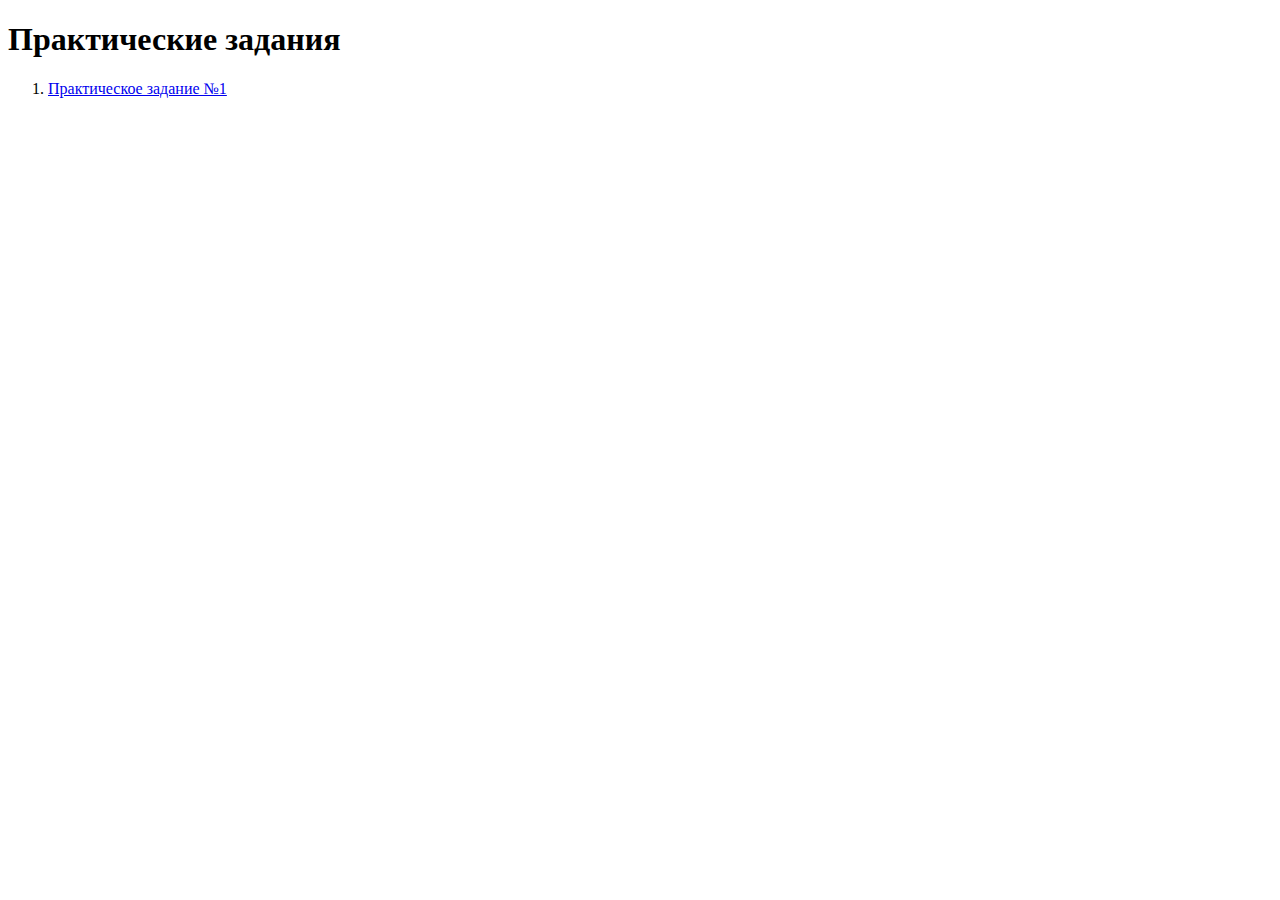
<file: index.html>
<!DOCTYPE html>
<html lang="en">
<head>
    <meta charset="UTF-8">
    <meta name="viewport" content="width=device-width, initial-scale=1.0">
    <title>Практические задания</title>
</head>
<body>
    <h1>Практические задания</h1>
    <ol>
        <li><a href="task1.html">Практическое задание №1</a></li>
    </ol>
</body>
</html>
</file>
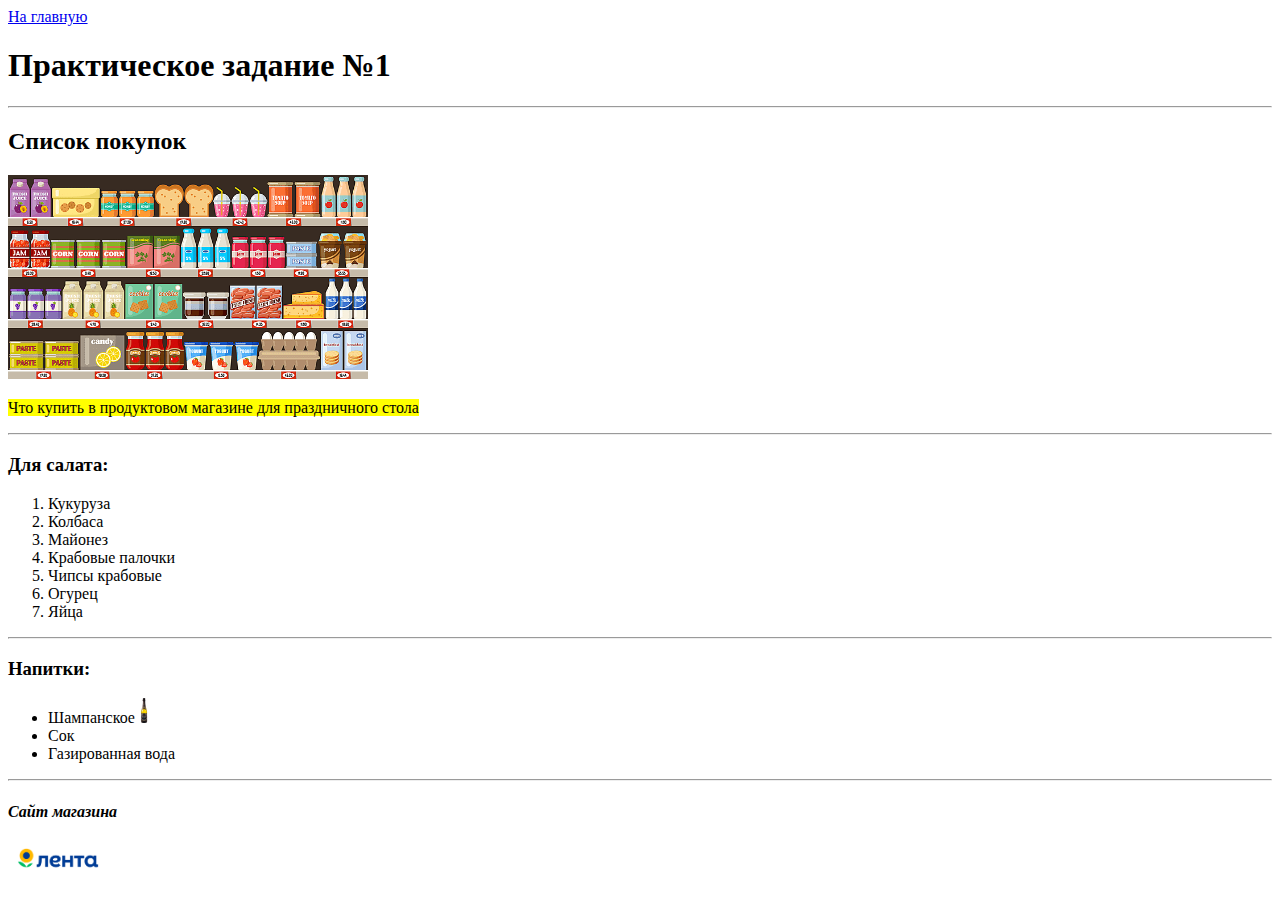
<file: task1.html>
<!DOCTYPE html>
<html lang="en">
<head>
    <meta charset="UTF-8">
    <meta name="viewport" content="width=device-width, initial-scale=1.0">
    <title>Практическое задание №1</title>
</head>
<body>
    <a href="index.html">На главную</a></li>
    <h1>Практическое задание №1</h1>
    <hr>
<h2>Список покупок</h2>
  <img width="360" src="Полка.png" alt="полка магазина"> 
  <p> <mark>Что купить в продуктовом магазине для праздничного стола</mark> </p>
  <hr>
  <h3>Для салата:</h3>   
  <ol>
    <li>Кукуруза</li>
    <li>Колбаса</li>
    <li>Майонез</li>
    <li>Крабовые палочки</li>
    <li>Чипсы крабовые</li>
    <li>Огурец</li>
    <li>Яйца</li>
  </ol>
  <hr>
  <h3>Напитки:</h3>
  <ul>
    <li>Шампанское
        <img width=10 src="Шампанское.jpg" alt="Шампанское">
    </li>
    <li>Сок</li>
    <li>Газированная вода</li>
  </ul>
  <hr>
  <h4><i>Сайт магазина</i></h4>
  <a href="https://lenta.com/">
    <img width="100" src="Лента.png" alt="логотип">
  </a>
</body>
</html>
</file>
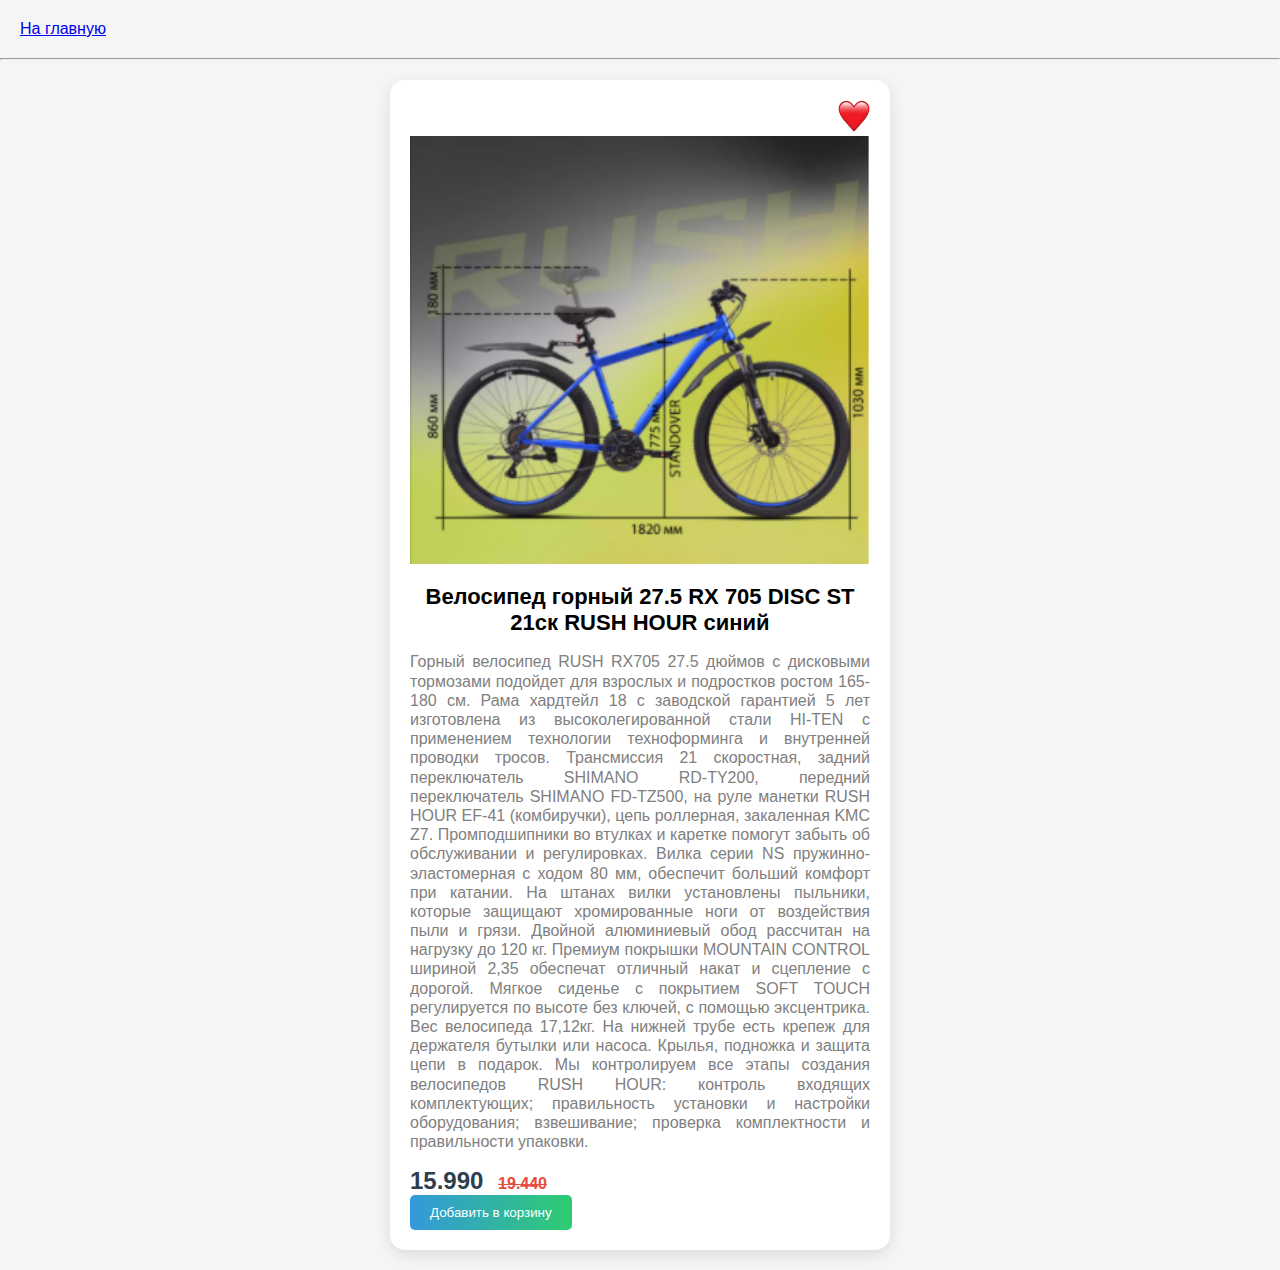
<file: task2.html>
<!DOCTYPE html>
<html lang="en">
<head>
    <meta charset="UTF-8">
    <meta name="viewport" content="width=device-width, initial-scale=1.0">
    <title>Document</title>
    <link rel="stylesheet" href="task2.css">
</head>
<body>
    <a class="back-to-main" href="index.html">На главную</a></li>
    <hr>

    <div class="card">
        <p class="favorite">
        <a href="#">
        <img width="32" src="сердечко.jpg" alt="">
    </a>
    </p>

        <img class="foto" src="велосипед.png" alt="Нет картинки">
        <h3>Велосипед горный 27.5 RX 705 DISC ST 21ск RUSH HOUR синий</h3>
        <p class="info">Горный велосипед RUSH RX705 27.5 дюймов с дисковыми тормозами подойдет для взрослых и подростков ростом 165-180 см. Рама хардтейл 18 с заводской гарантией 5 лет изготовлена из высоколегированной стали HI-TEN с применением технологии техноформинга и внутренней проводки тросов. Трансмиссия 21 скоростная, задний переключатель SHIMANO RD-TY200, передний переключатель SHIMANO FD-TZ500, на руле манетки RUSH HOUR EF-41 (комбиручки), цепь роллерная, закаленная KMC Z7. Промподшипники во втулках и каретке помогут забыть об обслуживании и регулировках. Вилка серии NS пружинно-эластомерная с ходом 80 мм, обеспечит больший комфорт при катании. На штанах вилки установлены пыльники, которые защищают хромированные ноги от воздействия пыли и грязи. Двойной алюминиевый обод рассчитан на нагрузку до 120 кг. Премиум покрышки MOUNTAIN CONTROL шириной 2,35 обеспечат отличный накат и сцепление с дорогой. Мягкое сиденье с покрытием SOFT TOUCH регулируется по высоте без ключей, с помощью эксцентрика. Вес велосипеда 17,12кг. На нижней трубе есть крепеж для держателя бутылки или насоса. Крылья, подножка и защита цепи в подарок. Мы контролируем все этапы создания велосипедов RUSH HOUR: контроль входящих комплектующих; правильность установки и настройки оборудования; взвешивание; проверка комплектности и правильности упаковки.</p>
        <p class="price">15.990 <span class="old-price">19.440</span></p>
        <button>Добавить в корзину</button>

    </body>
    
</html>
</file>
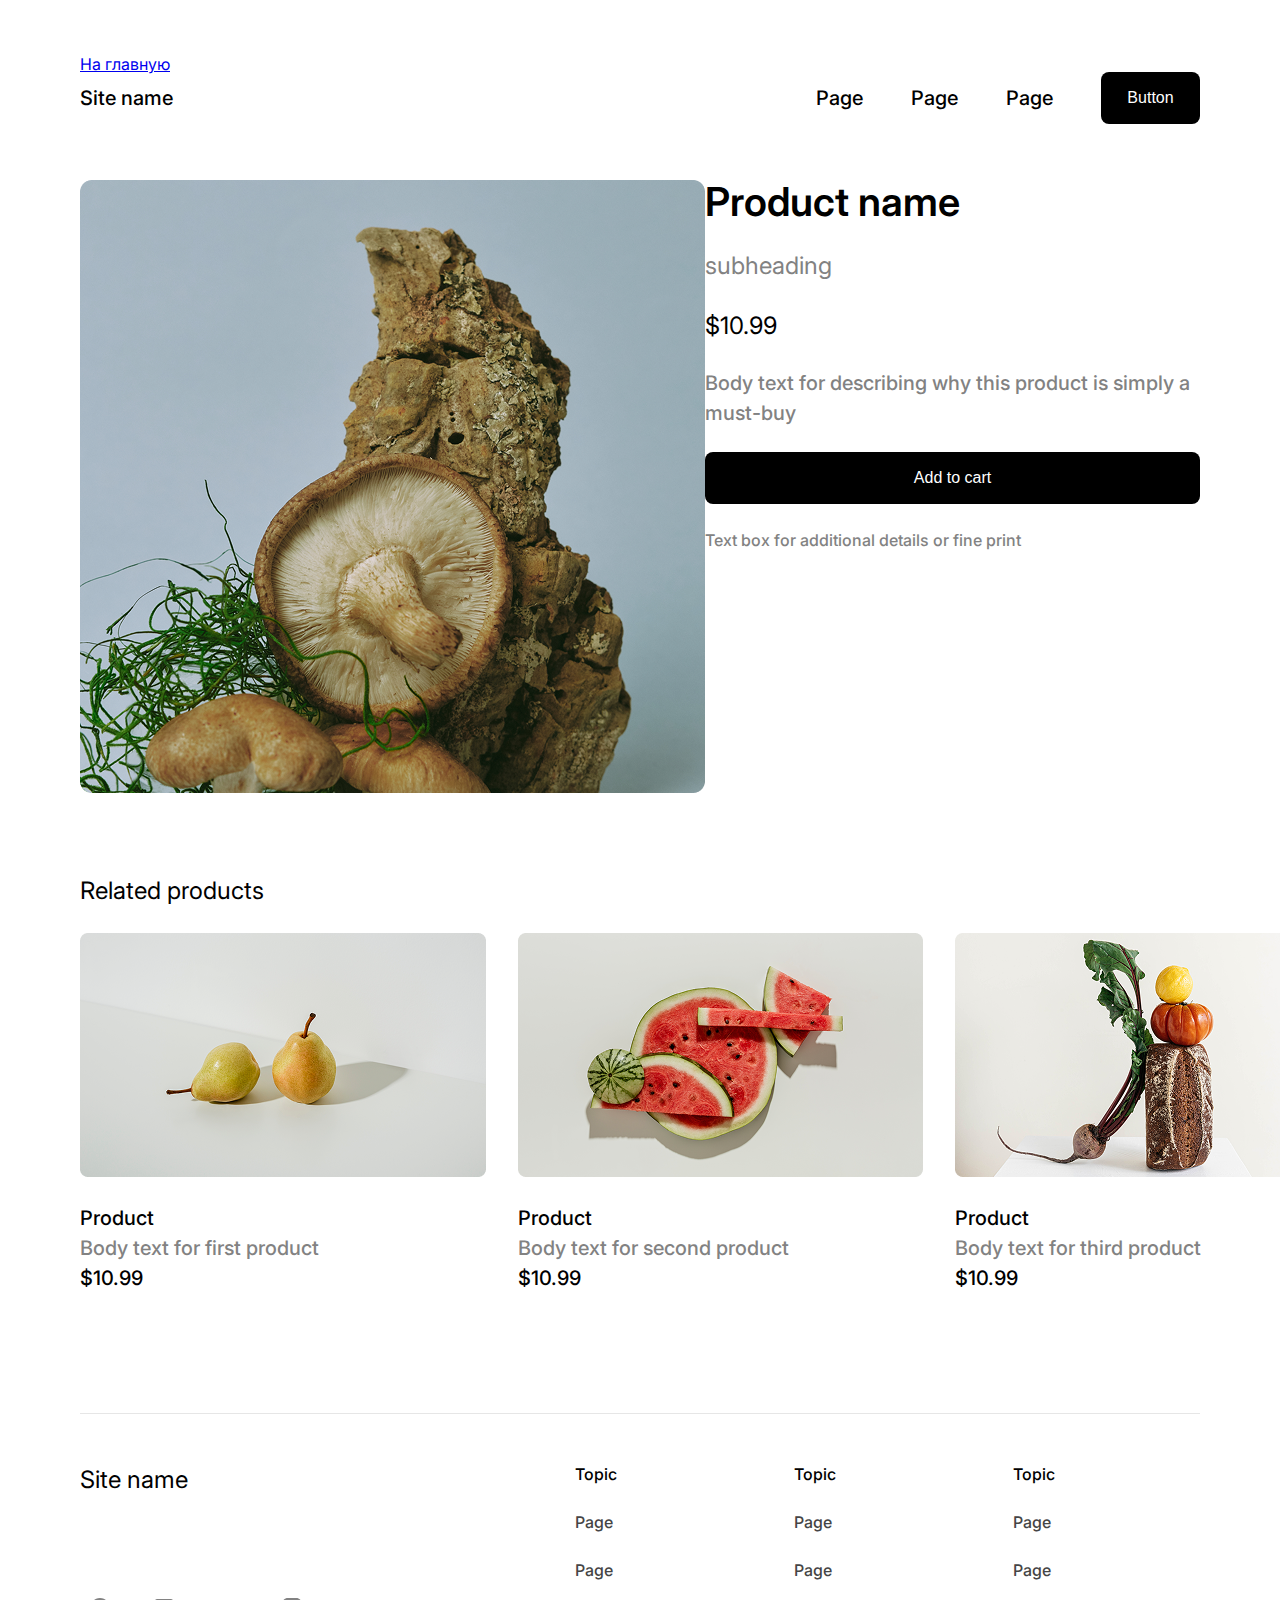
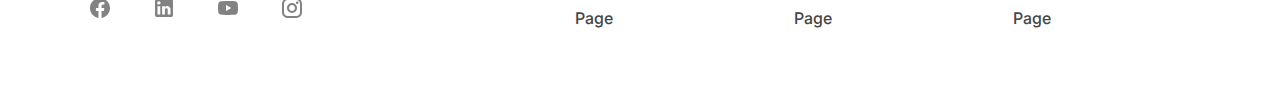
<file: task3.html>
<!DOCTYPE html>
<html lang="en">
<head>
    <meta charset="UTF-8">
    <meta name="viewport" content="width=device-width, initial-scale=1.0">
    <title>Document</title>
    <link rel="stylesheet" href="css/reset.css">
    <link rel="stylesheet" href="css/task3.css">
</head>
<body>
     <a class="back-to-main" href="index.html">На главную</a></li>
     <header>
       <a class="logo" href="#">
           Site name
       </a>
       <nav>
           <a href="#">Page</a>
           <a href="#">Page</a>
           <a href="#">Page</a>
           <button>Button</button>
       </nav>


     </header>

     <main>
        <section class="hero-product">
           <img src="task3/cards/hero.png" alt="">
           <div class="hero-product-description">
               <h1>Product name</h1>
               <h2>subheading</h2>
               <p class="hero-product-price">$10.99</p>
               <p class="hero-product-about">Body text for describing why this product is simply a must-buy</p>
               <button>Add to cart</button>
               <p class="hero-product-additional-details">Text box for additional details or fine print</p>
           </div>
        </section>

        <section class="products">
           <h2>Related products</h2>
           <div class="product-cards">
               <figure class="product-card">
                   <img src="task3/cards/Image.png" alt="">
                   <figcaption>
                       <h3>Product</h3>
                       <p class="product-card-about">Body text for first product</p>
                       <p class="product-card-price">$10.99</p>
                   </figcaption>
               </figure>
               <figure class="product-card">
                   <img src="task3/cards/Image-1.png" alt="">
                   <figcaption>
                       <h3>Product</h3>
                       <p class="product-card-about">Body text for second product</p>
                       <p class="product-card-price">$10.99</p>
                   </figcaption>
               </figure>
               <figure class="product-card">
                   <img src="task3/cards/Image-2.png" alt="">
                   <figcaption>
                       <h3>Product</h3>
                       <p class="product-card-about">Body text for third product</p>
                       <p class="product-card-price">$10.99</p>
                   </figcaption>
               </figure>
           </div>
        </section>
     </main>

     <footer>
        <div class="footer-info">
            <h2>Site name</h2>
            <div class="social-media">
                <a href="#"><img src="task3/icons/Icon.svg" alt=""></a>
                <a href="#"><img src="task3/icons/Icon-1.svg" alt=""></a>
                <a href="#"><img src="task3/icons/Icon-2.svg" alt=""></a>
                <a href="#"><img src="task3/icons/Icon-3.svg" alt=""></a>
            </div>
        </div>
        <div class="footer-links">
                <ul class="footer-links-list">
                    <h3>Topic</h3>
                    <li><a href="#">Page</a></li>
                    <li><a href="#">Page</a></li>
                    <li><a href="#">Page</a></li>
                </ul>
                 <ul class="footer-links-list">
                    <h3>Topic</h3>
                    <li><a href="#">Page</a></li>
                    <li><a href="#">Page</a></li>
                    <li><a href="#">Page</a></li>
                </ul>
                 <ul class="footer-links-list">
                    <h3>Topic</h3>
                    <li><a href="#">Page</a></li>
                    <li><a href="#">Page</a></li>
                    <li><a href="#">Page</a></li>
                </ul>

        </div>

     </footer>
</body>
</html>
</file>
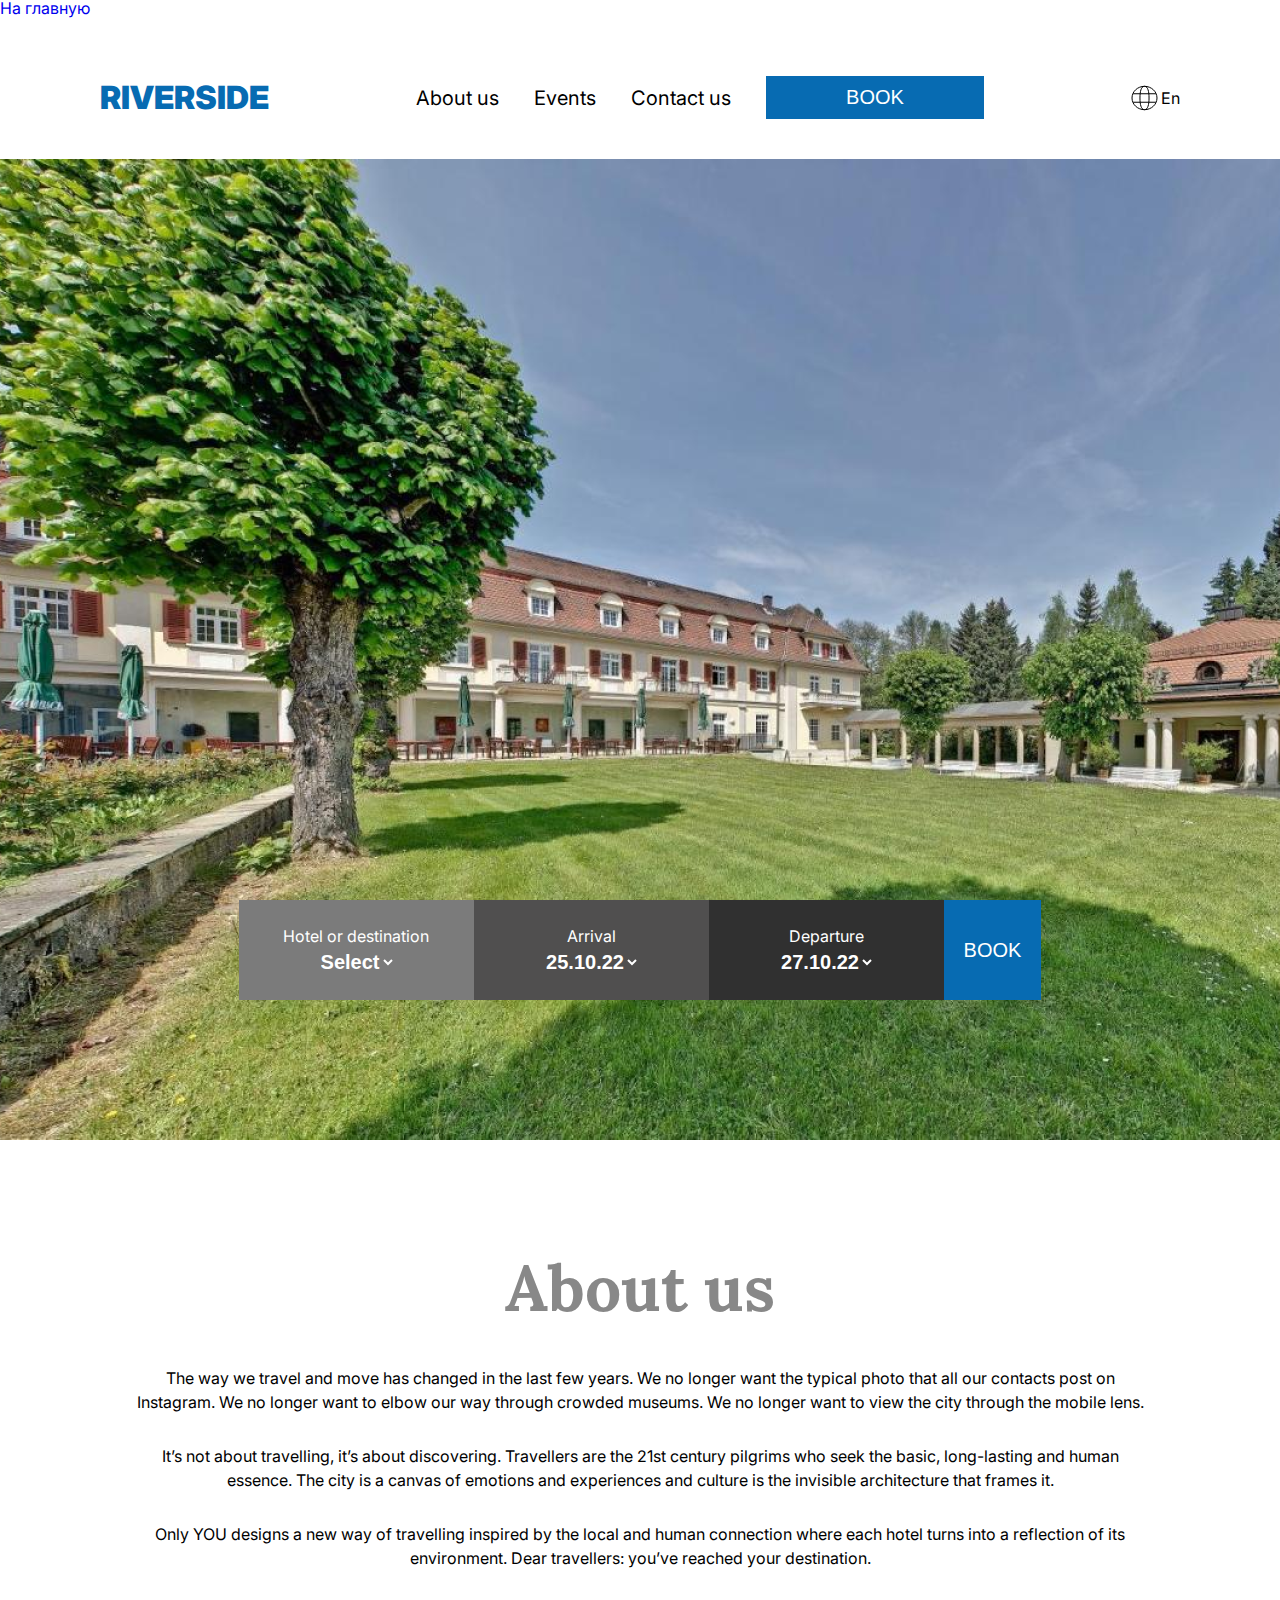
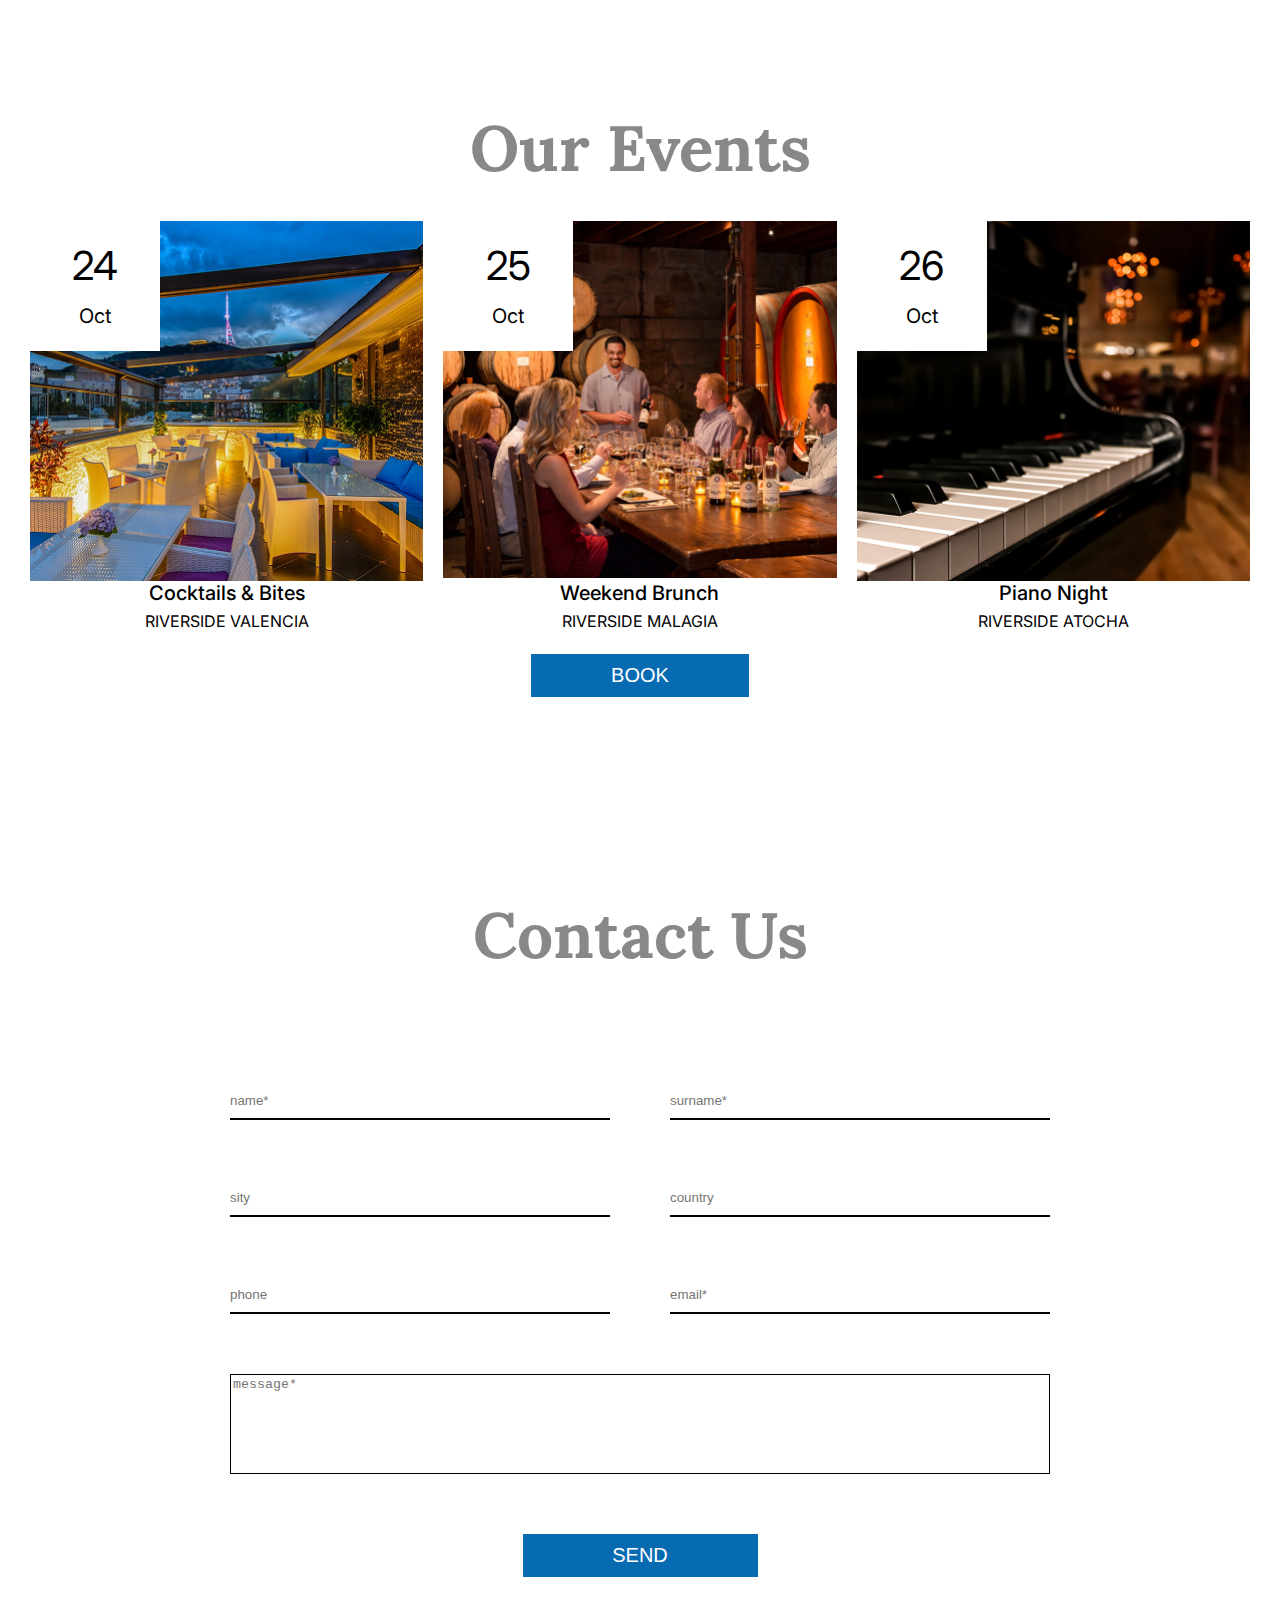
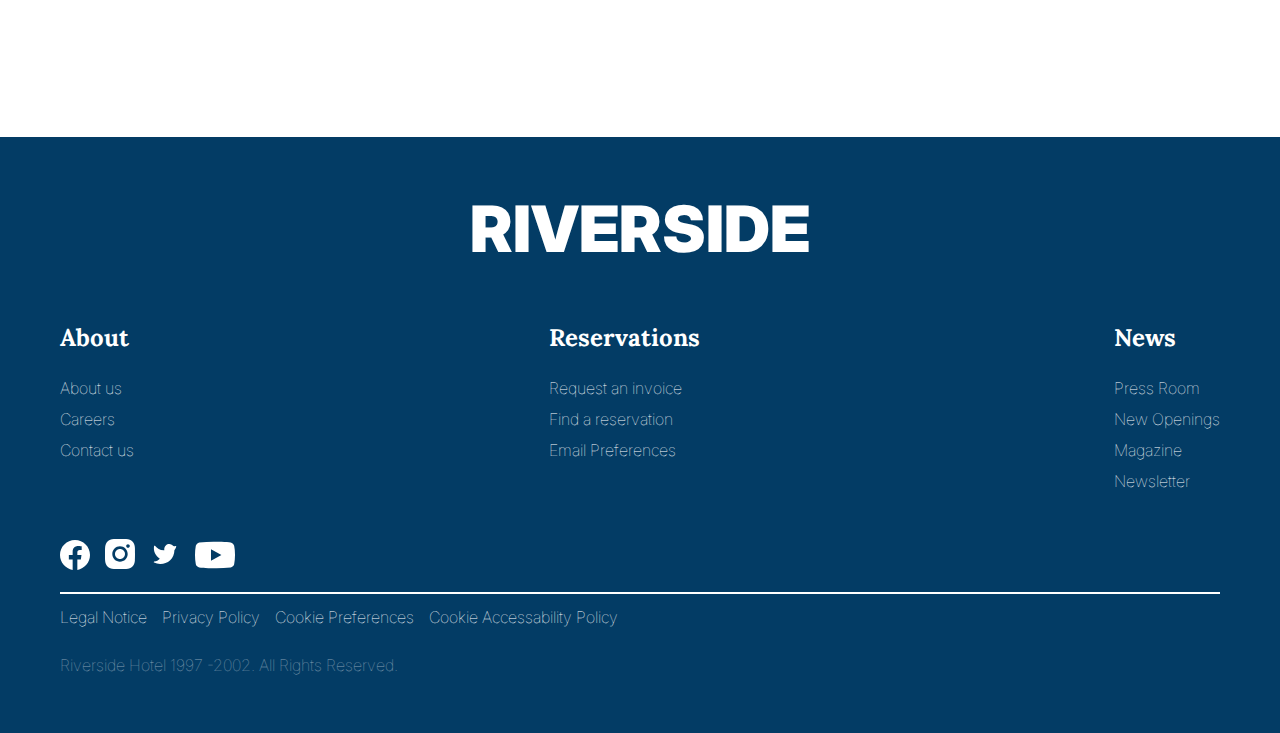
<file: task4.html>
<!DOCTYPE html>
<html lang="en">

<head>
    <meta charset="UTF-8">
    <meta name="viewport" content="width=device-width, initial-scale=1.0">
    <title>Document</title>
    <link rel="stylesheet" href="css/reset.css">
    <link rel="stylesheet" href="css/task4.css">
</head>

<body>
    <a class="back-to-main" href="index.html">На главную</a></li>
      
      <header>
          <button class="burger-btn">
            <img src="images/icons/burger-menu.svg" alt="">
          </button>

          <a href="task4.html" class="logo">
             Riverside
          </a>
          <nav>
            <a href="#">About us</a>
            <a href="#">Events</a>
            <a href="#">Contact us</a>
            <button>book</button>
          </nav>
          <div class="lang">
            <img src="images/icons/lang.svg" alt="">
            <span>En</span>
          </div>

      </header>

      <main>
          <section class="hero">
             <div class="hero-choose">
                <h4>Hotel or destination</h4>
                <select name="" id="">
                    <option value="">Select</option>
                </select>
             </div>
             <div class="hero-choose">
                <h4>Arrival</h4>
                <select name="" id="">
                    <option value="">25.10.22</option>
                </select>
             </div>
             <div class="hero-choose">
                <h4>Departure</h4>
                <select name="" id="">
                    <option value="">27.10.22</option>
                </select>
             </div>
             <button>Book</button>
          </section>

          <section class="about-us">
             <h2 id="about-us">About us</h2>
            <p>The way we travel and move has changed in the last few years. We no longer want the typical photo that all our contacts post on Instagram. We no longer want to elbow our way through crowded museums. We no longer want to view the city through the mobile lens.</p>
            <p>It’s not about travelling, it’s about discovering. Travellers are the 21st century pilgrims who seek the basic, long-lasting and human essence. The city is a canvas of emotions and experiences and culture is the invisible architecture that frames it.</p>
            <p>Only YOU designs a new way of travelling inspired by the local and human connection where each hotel turns into a reflection of its environment. Dear travellers: you’ve reached your destination.</p>


          </section>

          <section class="our-events">
            <h2 id="our-events">Our Events</h2>
            <div class="cards">
               <div class="card">
                   <img src="images/cards/card-1.png" alt="">
                   <div class="card-body">
                      <h4>Cocktails & Bites</h4>
                      <p>Riverside Valencia</p>

                   </div>
                   <div class="card-date">
                      <span class="card-date-day">24</span>
                      <br>Oct
                   </div>

               </div>
               <div class="card">
                   <img src="images/cards/card-2.png" alt="">
                   <div class="card-body">
                      <h4>Weekend Brunch</h4>
                      <p>Riverside Malagia</p>

                   </div>
                   <div class="card-date">
                      <span class="card-date-day">25</span>
                      <br>Oct
                   </div>

               </div>
               <div class="card">
                   <img src="images/cards/card-3.png" alt="">
                   <div class="card-body">
                      <h4>Piano Night</h4>
                      <p>Riverside Atocha</p>

                   </div>
                   <div class="card-date">
                      <span class="card-date-day">26</span>
                      <br>Oct
                   </div>

               </div>

            </div>
            <button>book</button>
          </section>

          <section class="contact-us">
            <h2 id="contact-us">Contact Us</h2>
            <form action="" class="contact-form">
              <div class="contact-form-fields">
                <input type="text" placeholder="name*" required>
                <input type="text" placeholder="surname*" required>
                <input type="text" placeholder="sity">
                <input type="text" placeholder="country">
                <input type="tel" placeholder="phone">
                <input type="email" placeholder="email*" required>
              </div>
              <textarea name="" id="" required placeholder="message*"></textarea>
              <button>Send</button>
            </form>

          </section>
      </main>
      
      
      <footer>
        <section class="footer-body">
          <h3>Riverside</h3>

          <div class="footer-body-links">
            <ul>
               <h4>About</h4>
               <li><a href="#">About us</a></li>
               <li><a href="#">Careers</a></li>
               <li><a href="#">Contact us</a></li>
            </ul>
            <ul>
               <h4>Reservations</h4>
               <li><a href="#">Request an invoice</a></li>
               <li><a href="#">Find a reservation</a></li>
               <li><a href="#">Email Preferences</a></li>
            </ul>
            <ul>
               <h4>News</h4>
               <li><a href="#">Press Room</a></li>
               <li><a href="#">New Openings</a></li>
               <li><a href="#">Magazine</a></li>
               <li><a href="#">Newsletter</a></li>
            </ul>
          </div>
          <div class="footer-social-media">
            <a href="#"><img src="images/icons/facebook.svg" alt=""></a>
            <a href="#"><img src="images/icons/instagram.svg" alt=""></a>
            <a href="#"><img src="images/icons/twitter.svg" alt=""></a>
            <a href="#"><img src="images/icons/youtube.svg" alt=""></a>
          </div>
          <div class="footer-policy">
            <a href="#">Legal Notice</a>
            <a href="#">Privacy Policy</a>
            <a href="#">Cookie Preferences</a>
            <a href="#">Cookie Accessability Policy</a>
          </div>
          <p class="rights">
            Riverside Hotel 1997 -2002. All Rights Reserved.
          </p>

        </section>

      </footer>


</body>
</html>
</file>
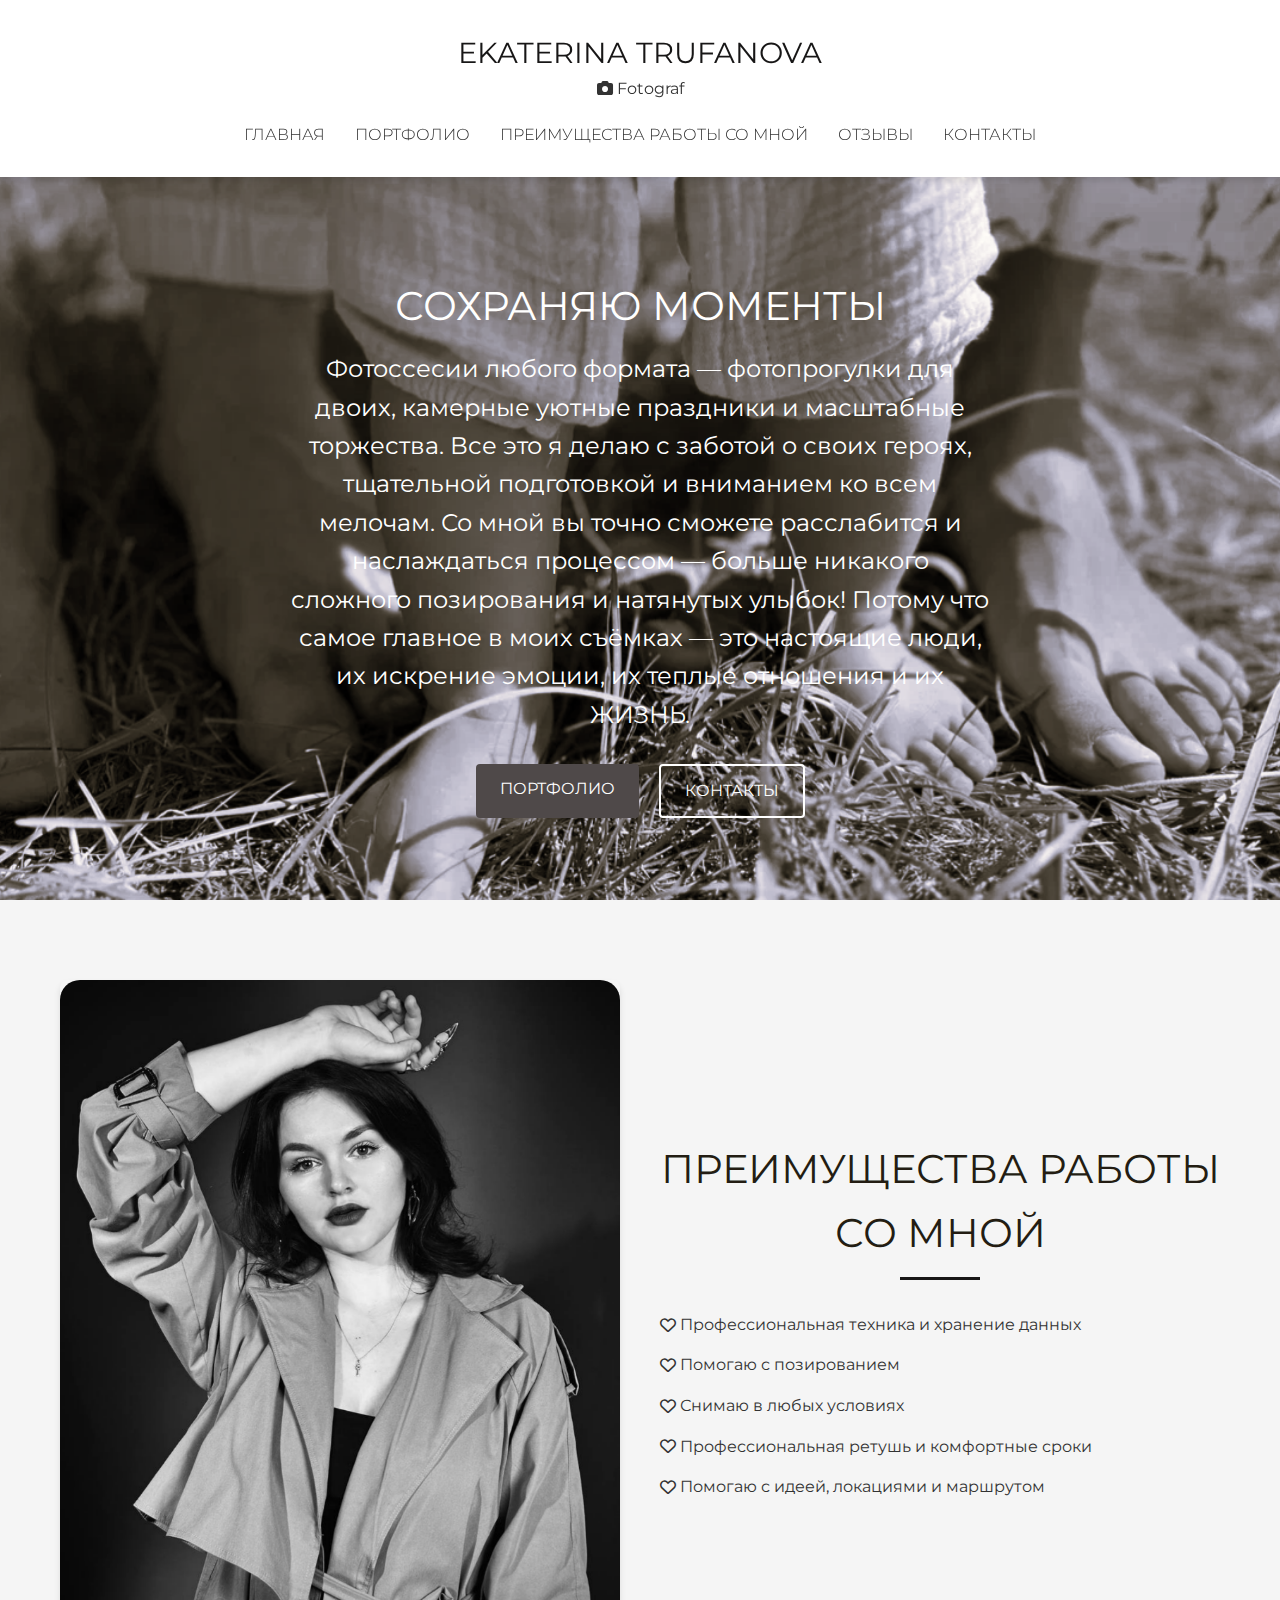
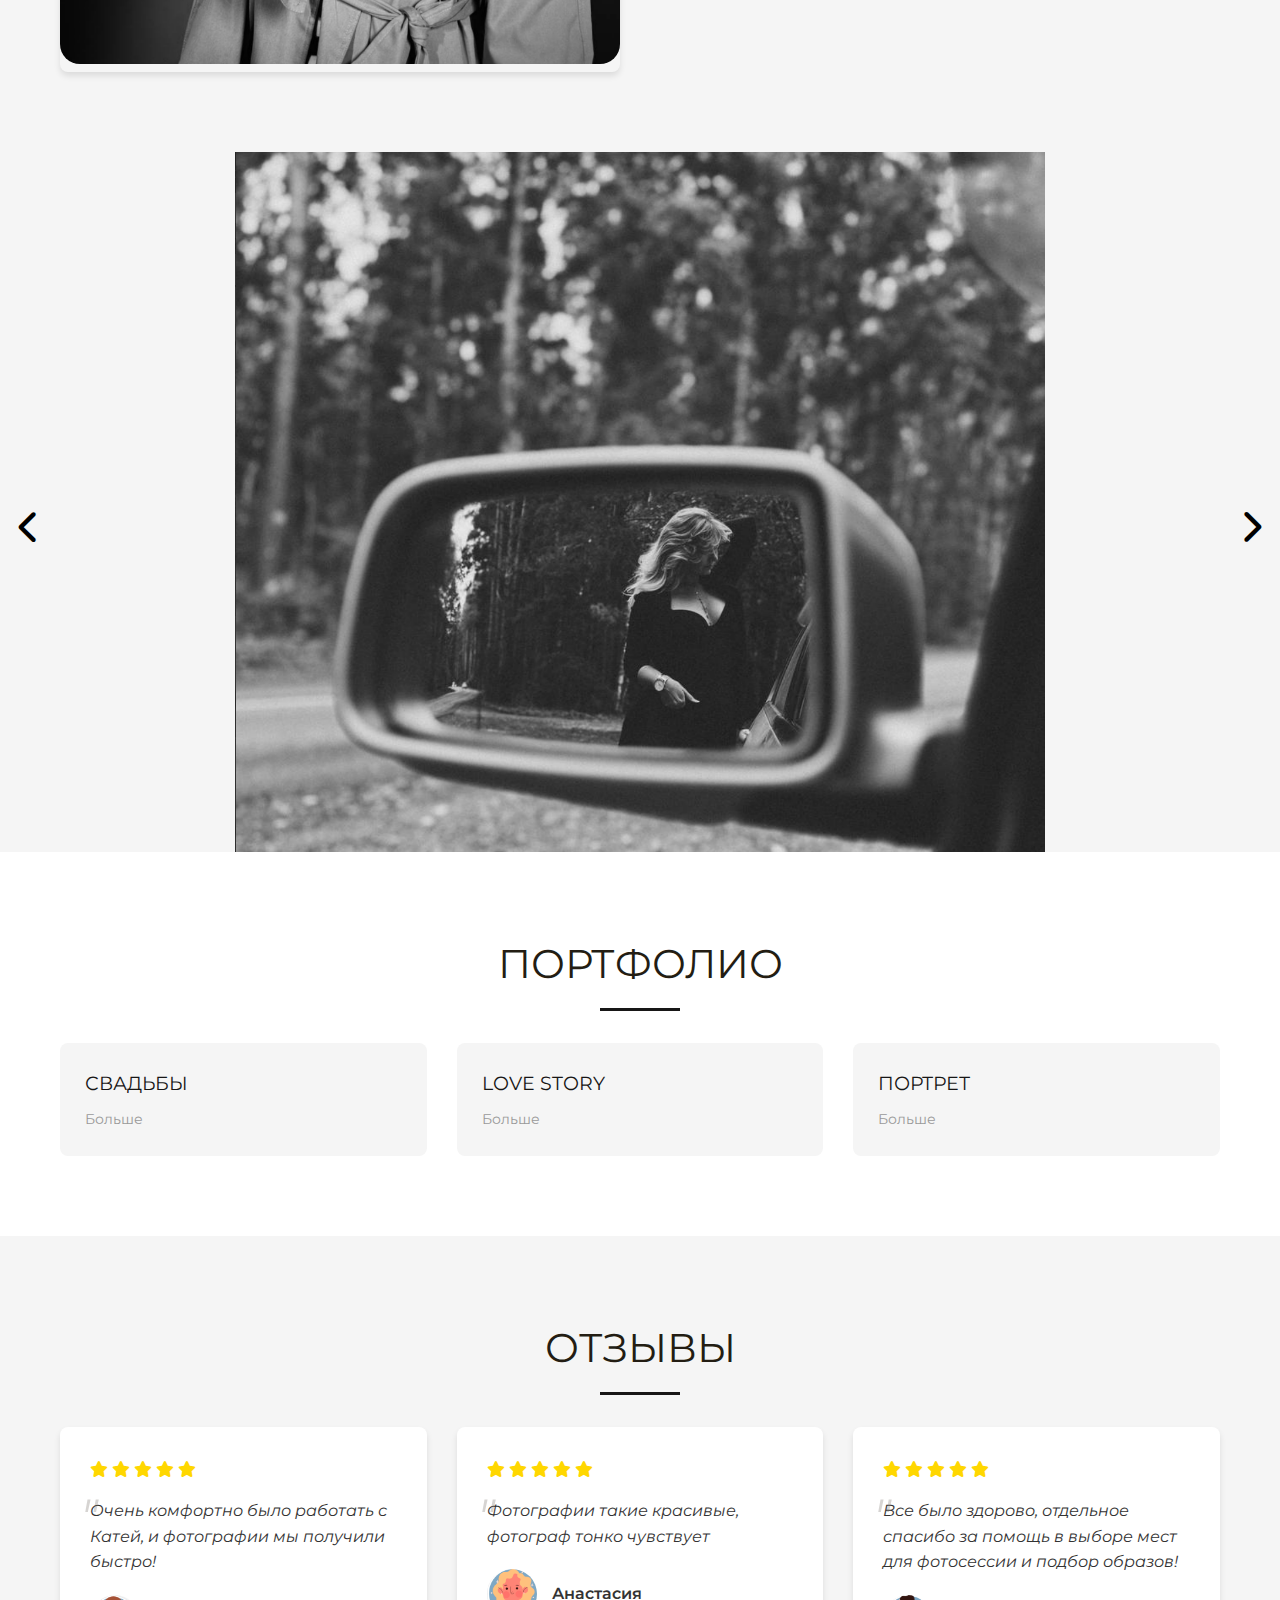
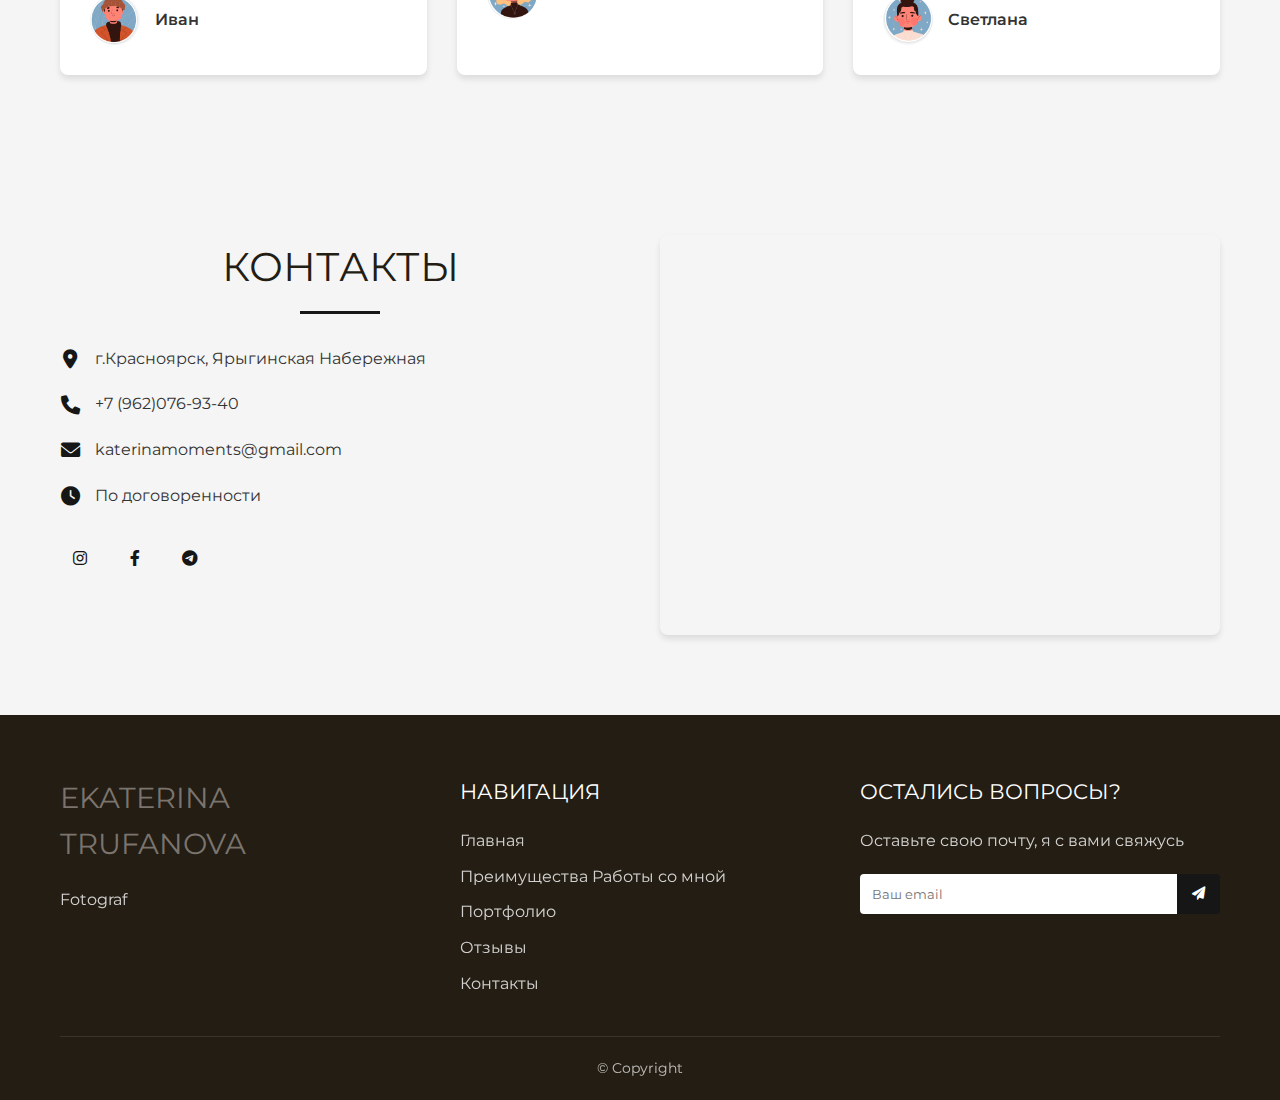
<file: final-proect/proect.html>
<!DOCTYPE html>
<html lang="en">
<head>
    <meta charset="UTF-8">
    <meta name="viewport" content="width=device-width, initial-scale=1.0">
    <title>Ekaterina Trufanova</title>

    <link
        href="https://fonts.googleapis.com/css2?family=Playfair+Display:wght@400;700&family=Raleway:wght@400;600&display=swap"
        rel="stylesheet">
    <link rel="stylesheet" href="https://cdnjs.cloudflare.com/ajax/libs/font-awesome/6.0.0-beta3/css/all.min.css">
    <link rel="stylesheet" href="css/reset.css">
    <link rel="stylesheet" href="css/styles.css">

</head>

<body>
        <header class="header">
        <div class="container">
            <div class="header__inner">
                <a href="#" class="logo"><span>Ekaterina Trufanova</span></a>
                <a href="#" class="logo1"><i class="fa-solid fa-camera"></i>&nbsp;<span>Fotograf</span></a>
                <nav class="nav">
                    <ul class="nav__list">
                        <li class="nav__item"><a href="#" class="nav__link">Главная</a></li>
                        <li class="nav__item"><a href="#menu" class="nav__link">Портфолио</a></li>
                        <li class="nav__item"><a href="#about" class="nav__link">Преимущества работы со мной</a></li>
                        <li class="nav__item"><a href="#reviews" class="nav__link">Отзывы</a></li>
                        <li class="nav__item"><a href="#contacts" class="nav__link">Контакты</a></li>
                    </ul>
                </nav>
                <button class="menu-toggle" aria-label="Меню">
                    <span class="menu-toggle__line"></span>
                    <span class="menu-toggle__line"></span>
                    <span class="menu-toggle__line"></span>
                </button>
            </div>
        </div>
    </header>
    
    <main class="main">
        <section class="hero">
            <div class="container">
                <h1 class="hero__title">Сохраняю Моменты</h1>
                <p class="hero__subtitle">Фотоссесии любого формата — фотопрогулки для двоих, камерные
уютные праздники и масштабные торжества. Все это я делаю с заботой о своих героях, тщательной подготовкой
и вниманием ко всем мелочам.
Со мной вы точно сможете расслабится и наслаждаться процессом 
— больше никакого сложного позирования и натянутых улыбок!
Потому что самое главное в моих съёмках — это настоящие люди,
их искрение эмоции, их теплые отношения и их ЖИЗНЬ.</p>
                <div class="hero__buttons">
                    <a href="#menu" class="btn btn--primary">Портфолио</a>
                    <a href="#contacts" class="btn btn--outline">Контакты</a>
                </div>
            </div>
        </section>

         <section id="about" class="about">
            <div class="container">
                <div class="about__inner">
                    <div class="about__image">
                        <img src="images/about.png" alt="">
                    </div>
                    <div class="about__content">
                        <h2 class="section-title">Преимущества Работы со мной</h2>
                        <ul class="about__features">
                            <li class="feature-item">
                                <i class="fa-regular fa-heart"></i>&nbsp;
                                <span>Профессиональная техника и хранение данных</span>
                            </li>
                            <li class="feature-item">
                                <i class="fa-regular fa-heart"></i>&nbsp;
                                <span>Помогаю с позированием</span>
                            </li>
                            <li class="feature-item">
                                <i class="fa-regular fa-heart"></i>&nbsp;
                                <span>Снимаю в любых условиях</span>
                            </li>
                            <li class="feature-item">
                                <i class="fa-regular fa-heart"></i>&nbsp;
                                <span>Профессиональная ретушь и комфортные сроки</span>
                            </li>
                            <li class="feature-item">
                                <i class="fa-regular fa-heart"></i>&nbsp;
                                <span>Помогаю с идеей, локациями и маршрутом</span>
                            </li>

                        </ul>
                    </div>
                </div>
            </div>
        </section>

         <section class="gallery">
                <div class="images">
                    <img id="img-1" src="images/slider/img1.png" alt="">
                    <img id="img-2" src="images/slider/img2.png" alt="">
                    <img id="img-3" src="images/slider/img3.png" alt="">
                    <img id="img-4" src="images/slider/img4.png" alt="">
                </div>
                     <button class="btn" id="prev-button"><i class="fa-solid fa-chevron-up"></i></button>
                     <button class="btn" id="next-button"><i class="fa-solid fa-chevron-up"></i></button>
          </section>

        <section id="menu" class="menu">
            <div class="container">
                <h2 class="section-title">Портфолио</h2>
                <div class="menu__content active" id="portfolio">
                    <div class="menu__grid">
                        <div class="menu-item">
                            <div class="menu-item__header">
                                <h3 class="menu-item__title">Свадьбы</h3>
                            </div>
                            <a href="#"><p class="menu-item__description">Больше</p></a>
                        </div>
                        <div class="menu-item">
                            <div class="menu-item__header">
                                <h3 class="menu-item__title">Love Story</h3>
                            </div>
                            <a href="#"><p class="menu-item__description">Больше</p></a>
                        </div>
                        <div class="menu-item">
                            <div class="menu-item__header">
                                <h3 class="menu-item__title">Портрет</h3>
                            </div>
                             <a href="#"><p class="menu-item__description">Больше</p></a>
                        </div>
                       
                    </div>
                </div>

            </div>
        </section>

        <section id="reviews" class="reviews">
            <div class="container">
                <h2 class="section-title">Отзывы</h2>
                <div class="reviews__slider">
                    <div class="review">
                        <div class="review__rating">
                            <i class="fas fa-star"></i>
                            <i class="fas fa-star"></i>
                            <i class="fas fa-star"></i>
                            <i class="fas fa-star"></i>
                            <i class="fas fa-star"></i>
                        </div>
                        <p class="review__text">Очень комфортно было работать с Катей, и фотографии мы получили быстро!</p>
                        <div class="review__author">
                            <img src="images/icons/Иван.png" alt=""
                                class="review__photo">
                            <span class="review__name">Иван</span>
                        </div>
                    </div>
                    <div class="review">
                        <div class="review__rating">
                            <i class="fas fa-star"></i>
                            <i class="fas fa-star"></i>
                            <i class="fas fa-star"></i>
                            <i class="fas fa-star"></i>
                            <i class="fas fa-star"></i>
                        </div>
                        <p class="review__text">Фотографии такие красивые, фотограф тонко чувствует</p>
                        <div class="review__author">
                            <img src="images/icons/Анастасия.png" alt=""
                                class="review__photo">
                            <span class="review__name">Анастасия</span>
                        </div>
                    </div>
                    <div class="review">
                        <div class="review__rating">
                            <i class="fas fa-star"></i>
                            <i class="fas fa-star"></i>
                            <i class="fas fa-star"></i>
                            <i class="fas fa-star"></i>
                            <i class="fas fa-star"></i>
                        </div>
                        <p class="review__text">Все было здорово, отдельное спасибо за помощь в выборе мест для фотосессии и подбор образов!</p>
                        <div class="review__author">
                            <img src="images/icons/Светлана.png" alt=""
                                class="review__photo">
                            <span class="review__name">Светлана</span>
                        </div>
                    </div>
                </div>
            </div>
        </section>

        <section id="contacts" class="contacts">
            <div class="container">
                <div class="contacts__inner">
                    <div class="contacts__info">
                        <h2 class="section-title">Контакты</h2>
                        <div class="contact-item">
                            <i class="fas fa-map-marker-alt contact-icon"></i>
                            <span>г.Красноярск, Ярыгинская Набережная</span>
                        </div>
                        <div class="contact-item">
                            <i class="fas fa-phone contact-icon"></i>
                            <span>+7 (962)076-93-40</span>
                        </div>
                        <div class="contact-item">
                            <i class="fas fa-envelope contact-icon"></i>
                            <span>katerinamoments@gmail.com</span>
                        </div>
                        <div class="contact-item">
                            <i class="fas fa-clock contact-icon"></i>
                            <span>По договоренности</span>
                        </div>
                        <div class="social-links">
                            <a href="#" class="social-link" aria-label="Instagram"><i class="fab fa-instagram"></i></a>
                            <a href="#" class="social-link" aria-label="Facebook"><i class="fab fa-facebook-f"></i></a>
                            <a href="#" class="social-link" aria-label="Telegram"><i
                                    class="fab fa-telegram-plane"></i></a>
                        </div>
                    </div>
                    <div class="contacts__map">
                        <iframe
                            src="https://www.google.com/maps/embed?pb=!1m18!1m12!1m3!1d2245.373789929819!2d37.61842331593077!3d55.75370398055291!2m3!1f0!2f0!3f0!3m2!1i1024!2i768!4f13.1!3m3!1m2!1s0x46b54a5a738fa419%3A0x7c347d506f52311f!2z0JrRgNCw0YHQvdCw0Y8g0JrQvtC80L_RjtGA0L7QstGB0LrQsNGP!5e0!3m2!1sru!2sru!4v1620000000000!5m2!1sru!2sru"
                            width="100%" height="100%" style="border:0;" allowfullscreen="" loading="lazy"></iframe>
                    </div>
                </div>
            </div>
        </section>
    </main>

    <footer class="footer">
        <div class="container">
            <div class="footer__inner">
                <div class="footer__logo">
                    <a href="#" class="logo"><span>Ekaterina Trufanova</span></a>
                    <p class="footer__text">Fotograf</p>
                </div>
                <div class="footer__nav">
                    <h3 class="footer__title">Навигация</h3>
                    <ul class="footer__list">
                        <li><a href="#" class="footer__link">Главная</a></li>
                        <li><a href="#menu" class="footer__link">Преимущества Работы со мной</a></li>
                        <li><a href="#about" class="footer__link">Портфолио</a></li>
                        <li><a href="#reviews" class="footer__link">Отзывы</a></li>
                        <li><a href="#contacts" class="footer__link">Контакты</a></li>
                    </ul>
                </div>
                <div class="footer__subscribe">
                    <h3 class="footer__title">Остались вопросы?</h3>
                    <p class="footer__text">Оставьте свою почту, я с вами свяжусь</p>
                    <form class="subscribe-form">
                        <input type="email" placeholder="Ваш email" class="subscribe-input">
                        <button type="submit" class="subscribe-btn"><i class="fas fa-paper-plane"></i></button>
                    </form>
                </div>
            </div>
            <div class="footer__bottom">
                <p class="footer__copyright">© Copyright</p>
            </div>
        </div>
    </footer>

    <script src="proect.js"></script>
</body>

</html>
</file>
<file: task2.css>
*{
    margin: 0;
    padding: 0;
    font-family: Arial;
    box-sizing: border-box;
}

.back-to-main{
    display: block;
  margin: 20px; 
  width: max-content; 
}

body{
    background: #f5f5f5;
}

.card{
    max-width: 500px;
    width: 100%;
    background: white;
    margin: 20px auto;
    padding: 20px;
    border-radius: 15px;
    box-shadow: 0px 5px 15px rgba(0, 0, 0, .1);
    transition: 0.4s;
}

.card:hover{
    transform: scale(1.03);
}

.card .favorite{
   text-align: right; 
}

.card .foto{
    width: 100%;
}

.card h3{
    margin: 16px 0px;
    font-size: 22px;
    text-align: center;
}

.card .info{
    line-height: 1.2;
    text-align: justify;
    margin: 16px 0px;
    color: gray;
}

.card .price{
    color: #2c3e50;
    font-weight: bold;
    font-size: 24px;
}

.card .old-price{
    font-size: 16px;
    color: #e74c3c;
    text-decoration: line-through;
    margin-left: 8px;
}

.card button{
    background: linear-gradient(to right, #3498db, #2ecc71);
    color: white;
    border: none;
    padding: 10px 20px;
    border-radius: 5px;
    cursor: pointer;
}

.card button:hover{
    filter: brightness(0.8);
}
</file>
<file: css/task3.css>
@import url('https://fonts.googleapis.com/css2?family=Inter:ital,opsz,wght@0,14..32,100..900;1,14..32,100..900&display=swap');

*{
    box-sizing: border-box;
}

body{
 font-family: "Inter", sans-serif;
 max-width: 1440px;
 margin: 0 auto;
 padding: 56px 80px;
}

header{
 display: flex;   
 justify-content: space-between;
 align-items: center;
}

.logo, header nav a, .hero-product-about, .hero-product-additional-details, .product-card figcaption{
    color: black;
    text-decoration: none;
    font-weight: 500;
    font-size: 20px;
    line-height: 150%;
}

header nav{
    display: flex;
    gap: 48px;
    align-items: center;
}

header button, .hero-product-description button{
    background: black;
    color: white;
    width: 99px;
    height: 52px;
    border-radius: 8px;
    border: none;
    cursor: pointer;
    font-size: 16px;
    font-weight: 500;

}

.hero-product{
    margin: 56px 0px 80px;
    display: flex;
    justify-content: space-between;
}

.hero-product-description{
    display: flex;
    flex-direction: column;
    gap: 24px;
    max-width: 515px;
}

h1{
    font-size: 40px;
    font-weight: 600;
    line-height: 110%;
}

.hero-product-description h2, .hero-product-price, .products h2, .footer-info h2{
    font-size: 24px;
    line-height: 150%;
}

.hero-product-description h2, .hero-product-about, .hero-product-additional-details, .product-card-about{
    color: #828282;
}

.hero-product-description button{
    width: unset;
}

.hero-product-additional-details{
    font-size: 16px;
}

.product-cards{
    margin: 24px 0px 120px;
    display: flex;
    gap: 32px;
}

.product-card{
    flex: auto;
}

.product-card figcaption{
    margin-top: 24px;
}

footer{
    display: flex;
    justify-content: space-between;
    border-top: 1px solid #e6e6e6;
    padding-top: 48px;
}

.footer-links{
    display: flex;
    gap: 32px;
}

.footer-links-list{
    display: flex;
    flex-direction: column;
    gap: 24px;
    width: 187px;
}

.footer-links-list a, .footer-links h3{
    font-weight: 500;
    line-height: 150%;
    color: #454545;
    text-decoration: none;
}
.footer-links h3{
    color: black;
}

.footer-info{
    display: flex;
    justify-content: space-between;
    flex-direction: column;

}

.social-media{
    display: flex;
    align-items: center;
    gap: 24px;
}

.social-media img:hover{
    filter: brightness(50%);
}
</file>
<file: css/task4.css>
@import url('https://fonts.googleapis.com/css2?family=Inter:ital,opsz,wght@0,14..32,100..900;1,14..32,100..900&family=Lora:ital,wght@0,400..700;1,400..700&display=swap');

*{
    box-sizing: border-box;
}
body{
    font-family: "Inter", sans-serif;
}
a{
    text-decoration: none;
}

header{
    max-width: 1500px;
    margin: 0 auto;
    padding: 60px 100px 40px;
    display: flex;
    align-items: center;
    justify-content: space-between;
}

.logo{
     font-size: 32px;
     text-transform: uppercase;
     font-weight: 900;
     color: #076BB2;
}

nav{
    display: flex;
    align-items: center;
    gap: 35px;
}

nav a{
    color: black;
    font-size: 20px; 
}

button{
    background: #076BB2;
    color: white;
    border: none;
    text-transform: uppercase;
    padding: 10px 80px;
    font-size: 20px;
    cursor: pointer;
}

button:hover{
    filter: brightness(0.8);
}

.lang{
    display: flex;
    align-items: center;
    gap: 3px;
}

.burger-btn{
    background: transparent;
    padding: 0;
    display: none;
}

.hero{
    height: 981px;
    background: url(../images/hero.png);
    background-size: cover;
    display: flex;
    align-items: end;
    justify-content: center;
    padding-bottom: 140px;
}

.hero-choose{
    padding: 24px 20px;
    width: 235px;
    height: 100px;
    color: white;
    display: flex;
    flex-direction: column;
    align-items: center;
}

.hero-choose:nth-child(1){
    background: #7B7B7B;
}

.hero-choose:nth-child(2){
    background: #504f4f;
}

.hero-choose:nth-child(3){
    background: #303030;
}

.hero-choose h4{
    line-height: 160%;
}

.hero-choose select{
    background: transparent;
    border: none;
    color: white;
    font-size: 20px;
    font-weight: 600;
}

.hero button{
    height: 100px;
    padding: 20px;
}

.about-us{
    margin: 100px auto;
    max-width: 1080px;
    padding: 0px 30px;
    line-height: 150%;
    text-align: center;
}

h2{
    font-size: 64px;
    color: #888;
    font-family: "Lora", serif;
    font-weight: 700;
    line-height: 150%;
    text-align: center;
}

.about-us p{
    margin: 30px 0px;
}

.our-events{
    text-align: center;
    padding: 30px;
}

.cards{
    display: grid;
    grid-template-columns: repeat(3, 1fr);
    max-width: 1300px;
    margin: 25px auto;
    gap: 20px;
}

.card{
    position: relative;
}

.card-date{
    position: absolute;
    top: 0;
    left: 0;
    background: white;
    width: 130px;
    height: 130px;
    display: flex;
    align-items: center;
    justify-content: center;
    flex-direction: column;
    font-size: 20px;

}

.card-date-day{
    font-size: 40px;
}

.card img{
    width: 100%;
    height: 360px;
    object-fit: cover;
}

.card-body{
    padding: 40 px;
    text-align: center;
    display: flex;
    flex-direction: column;
    gap: 10px;
    text-transform: uppercase;
}

.card-body h4{
    font-size: 20px;
    font-weight: 500;
    text-transform: none;
}

.contact-us{
    max-width: 940px;
    margin: 100px auto;
    padding: 60px;
}

.contact-form{
    display: flex;
    flex-direction: column;
    gap: 60px;
}

.contact-form-fields{
    display: grid;
    grid-template-columns: repeat(2, 1fr);
    gap: 60px;
    margin-top: 100px;
}

.contact-form-fields input{
    border: none;
    border-bottom: 2px solid black;
    padding: 10px 0px;
    outline: none;
}

.contact-form textarea{
    resize: none;
    height: 100px;
    border: 1px solid black;
    outline: none;
}

.contact-form button{
    width: 235px;
    display: block;
    margin: 0 auto;
}


footer{
    background: #033c65;
    padding: 60px;
}

.footer-body{
    max-width: 1160px;
    margin: 0 auto;
    color: white;
}

.footer-body h3{
    color: white;
    font-size: 64px;
    text-align: center;
    text-transform: uppercase;
    font-weight: 900;
}

.footer-body-links{
    display: flex;
    justify-content: space-between;
    padding: 65px 0px 30px;
}

.footer-body-links ul{
    display: flex;
    flex-direction: column;
    gap: 15px;
}

.footer-body-links a{
    font-weight: 100;
    color: white;
}

.footer-body-links h4{
    margin-bottom: 15px;
    font-family: "Lora", serif;
    font-weight: 700;
    font-size: 24px;
}

.footer-social-media{
    display: flex;
    align-items: center;
    gap: 15px;
    margin: 20px 0px;
}

.footer-policy{
    display: flex;
    align-items: center;
    gap: 15px;
    border-top: 2px solid white;
    padding: 15px 0px 32px;
}

.footer-policy a{
    color: white;
    font-weight: 100;
}

.rights{
    font-weight: 100;
    opacity: 0.5;
}





@media screen and (max-width: 992px) {
    .burger-btn {
        display: block;
    }
    nav {
        display: none;
    }
    .cards {
        grid-template-columns: repeat(1, 1fr);
    }
    .card img {
        height: 60vw;
    }
}

@media screen and (max-width: 768px) {
    .hero {
        flex-direction: column;
        align-items: center;
        justify-content: end;
    }
    .hero button, .hero-choose{
        width: max(70%, 300px);
    }
    .contact-form-fields {
        grid-template-columns: repeat(1, 1fr);
        gap: 30px;
        margin-top: 40px;
    }
    .contact-form{
        gap: 30px;
    }
}

@media screen and (max-width: 550px) {
    .footer-body-links, .footer-policy, .footer-social-media, .rights{
        display: none;
    }
    .footer-body h3{
        font-size: 32px;
    }
}

@media screen and (max-width: 450px) {
    header{
        padding: 30px;
    }
    
    .logo{
        font-size: 20px;
    }

    h2{
        font-size: 14px;
    }

    .about-us p{
        font-size: 14px;
        margin: 14px 0px;
        color: #303030;
    } 
    .card-date {
        width: 70px;
        height: 70px;
        font-size: 16px;
    }
    .card-date-day {
        font-size: 20px;
    }
}
</file>
<file: final-proect/css/styles.css>
@import url('https://fonts.googleapis.com/css2?family=Inter:ital,opsz,wght@0,14..32,100..900;1,14..32,100..900&family=Lora:ital,wght@0,400..700;1,400..700&family=Montserrat:ital,wght@0,100..900;1,100..900&display=swap');

/* Базовые стили */
:root {
    --primary-color: #171616;
    --primary-color-hover: #6b6766;
    --secondary-color: #7b746e;
    --dark-color: #231d13;
    --light-color: #F5F5F5;
    --white-color: #FFFFFF;
    --text-color: #333333;
    --gray-color: #999999;
    --shadow: 0 4px 6px rgba(0, 0, 0, 0.1);
    --transition: all 0.3s ease;
}

* {
    margin: 0;
    padding: 0;
    box-sizing: border-box;
}

body {
    font-family:"Montserrat", sans-serif;
    line-height: 1.6;
    color: var(--text-color);
    background-color: var(--light-color);
}

h1, h2, h3, h4 {
    font-family: "Montserrat", serif;
    font-weight: 400;
    text-transform: uppercase;
}

.container {
    width: 100%;
    max-width: 1200px;
    margin: 0 auto;
    padding: 0 20px;
}

img {
    max-width: 100%;
    height: auto;
}

a {
    text-decoration: none;
    color: inherit;
}

ul {
    list-style: none;
}

.btn {
    display: inline-block;
    padding: 12px 24px;
    border-radius: 4px;
    font-weight: 400;
    text-transform: uppercase;
    text-align: center;
    cursor: pointer;
    transition: var(--transition);
    border: none;
    font-size: 1rem;
}

.btn--primary {
    background-color: #4f4949;
    color: var(--white-color);
}

.btn--primary:hover {
    background-color: #797470;
    transform: translateY(-2px);
    box-shadow: var(--shadow);
}

.btn--outline {
    background-color: transparent;
    color: var(--white-color);
    border: 2px solid var(--white-color);
}

.btn--outline:hover {
    background-color: rgba(255, 255, 255, 0.1);
    transform: translateY(-2px);
}

.section-title {
    font-size: 2.5rem;
    margin-bottom: 2rem;
    text-align: center;
    color: var(--dark-color);
    position: relative;
    padding-bottom: 15px;
}

.section-title::after {
    content: '';
    position: absolute;
    bottom: 0;
    left: 50%;
    transform: translateX(-50%);
    width: 80px;
    height: 3px;
    background-color: var(--primary-color);
}

/* Шапка */
.header {
    background-color: var(--white-color);
    box-shadow: var(--shadow);
    position: fixed;
    width: 100%;
    top: 0;
    left: 0;
    z-index: 1000;
}

.header__inner {
    display: flex;
    flex-direction: column;
    justify-content: center;
    align-items: center;
    padding: 30px 0;
}

.logo {
    font-size: 1.8rem;
    font-weight: 400;
    color: var(--dark-color);
    text-transform: uppercase;
}

.logo1 {
    padding-bottom: 20px;
}

.logo span {
    color: var(--primary-color);
}

.nav__list {
    display: flex;
    gap: 30px;
    text-transform: uppercase;
}

.nav__link {
    font-weight: 300;
    position: relative;
    padding: 5px 0;
    transition: var(--transition);
}

.nav__link::after {
    content: '';
    position: absolute;
    bottom: 0;
    left: 0;
    width: 0;
    height: 1px;
    background-color: var(--primary-color);
    transition: var(--transition);
}

.nav__link:hover {
    color: var(--primary-color);
}

.nav__link:hover::after {
    width: 100%;
}

.menu-toggle {
    display: none;
    background: none;
    border: none;
    cursor: pointer;
    padding: 10px;
    z-index: 1001;
}

.menu-toggle__line {
    display: block;
    width: 25px;
    height: 2px;
    background-color: var(--dark-color);
    margin: 5px 0;
    transition: var(--transition);
}

/* Герой */
.hero {
    background: url(../images/hero.png);
    background-size: cover;
    height: 100vh;
    color: var(--white-color);
    display: flex;
    align-items: center;
    text-align: center;
    padding-top: 200px;
}

.hero__title {
    font-size: 2.5rem;
    margin-bottom: 20px;
    line-height: 1.2;
}

.hero__subtitle {
    font-size: 1.5rem;
    margin-bottom: 30px;
    max-width: 700px;
    margin-left: auto;
    margin-right: auto;
}

.hero__buttons {
    display: flex;
    gap: 20px;
    justify-content: center;
}

/* Преимущества */
.about {
    padding: 80px 0;
}

.about__inner {
    display: grid;
    grid-template-columns: 1fr 1fr;
    gap: 40px;
    align-items: center;
}

.about__image {
    border-radius: 8px;
    overflow: hidden;
    box-shadow: var(--shadow);
}

.about__image img {
    width: 100%;
    height: 100%;
    object-fit: cover;
    border-radius: 20px;
    transition: var(--transition);
}

.about__image:hover img {
    transform: scale(1.05);
}

.about__text {
    margin-bottom: 20px;
}

.about__features {
    margin-top: 30px;
}

.feature-item {
    display: flex;
    align-items: center;
    margin-bottom: 15px;
}


/* Слайдер */

.gallery{
    position: relative;
    width: 100%;
    height: 700px;
    gap: 20px;
    overflow: hidden;
}


.gallery img{
    width: max-content;
    height: 100%;
    object-fit: cover ;
}

.images{
    display: flex;
    align-items: center;
    justify-content: center;
    gap: 10px;
    transition: transform 0.5s ease-in-out;
}

.images img{
    filter: grayscale(1);
    transition: 0.5s;
    cursor: pointer;
}

.images img:hover{
    filter: grayscale(0);
}

.gallery button{
    position: absolute;
    top: 50%;
    transform: translateY(-50%);
    width: 50px;
    height: 50px;
    width: max-content;
    background: none;
    rotate: 90deg;
    font-size: 34px;
}

#prev-button{
    rotate: -90deg;
    left: 10px;
}

#next-button{
    right: 10px;
}


/* Меню */
.menu {
    padding: 80px 0;
    background-color: var(--white-color);
}

.menu__tabs {
    display: flex;
    justify-content: center;
    margin-bottom: 30px;
    gap: 10px;
}

.tab-btn {
    padding: 10px 20px;
    background: none;
    border: none;
    border-bottom: 2px solid transparent;
    font-family: 'Raleway', sans-serif;
    font-weight: 600;
    font-size: 1rem;
    cursor: pointer;
    transition: var(--transition);
    color: var(--gray-color);
}

.tab-btn.active {
    color: var(--primary-color);
    border-bottom-color: var(--primary-color);
}

.tab-btn:hover {
    color: var(--primary-color);
}

.menu__content {
    display: none;
}

.menu__content.active {
    display: block;
}

.menu__grid {
    display: grid;
    grid-template-columns: repeat(auto-fit, minmax(300px, 1fr));
    gap: 30px;
}

.menu-item {
    background-color: var(--light-color);
    padding: 25px;
    border-radius: 8px;
    transition: var(--transition);
}

.menu-item:hover {
    transform: translateY(-5px);
    box-shadow: var(--shadow);
}

.menu-item__header {
    display: flex;
    justify-content: space-between;
    margin-bottom: 10px;
}

.menu-item__title {
    font-size: 1.2rem;
    color: var(--primary-color);
}


.menu-item__description {
    color: var(--gray-color);
    font-size: 0.9rem;
}

/* Отзывы */
.reviews {
    padding: 80px 0;
    background-color: var(--light-color);
}

.reviews__slider {
    display: grid;
    grid-template-columns: repeat(auto-fit, minmax(300px, 1fr));
    gap: 30px;
}

.review {
    background-color: var(--white-color);
    padding: 30px;
    border-radius: 8px;
    box-shadow: var(--shadow);
    transition: var(--transition);
}

.review:hover {
    transform: translateY(-5px);
}

.review__rating {
    color: #FFD700;
    margin-bottom: 15px;
}

.review__text {
    font-style: italic;
    margin-bottom: 20px;
    position: relative;
}

.review__text::before {
    content: '"';
    font-size: 3rem;
    color: var(--secondary-color);
    position: absolute;
    top: -20px;
    left: -10px;
    opacity: 0.3;
}

.review__author {
    display: flex;
    align-items: center;
}

.review__photo {
    width: 50px;
    height: 50px;
    border-radius: 50%;
    object-fit: cover;
    margin-right: 15px;
}

.review__name {
    font-weight: 600;
}

/* Контакты */
.contacts {
    padding: 80px 0;
}

.contacts__inner {
    display: grid;
    grid-template-columns: 1fr 1fr;
    gap: 40px;
}

.contact-item {
    display: flex;
    align-items: center;
    margin-bottom: 20px;
}

.contact-icon {
    margin-right: 15px;
    color: var(--primary-color);
    font-size: 1.2rem;
    width: 20px;
    text-align: center;
}

.contacts__map {
    height: 400px;
    border-radius: 8px;
    overflow: hidden;
    box-shadow: var(--shadow);
}

.social-links {
    display: flex;
    gap: 15px;
    margin-top: 30px;
}

.social-link {
    display: flex;
    align-items: center;
    justify-content: center;
    width: 40px;
    height: 40px;
    border-radius: 50%;
    background-color: var(--light-color);
    color: var(--primary-color);
    transition: var(--transition);
}

.social-link:hover {
    background-color: var(--primary-color);
    color: var(--white-color);
    transform: translateY(-3px);
}

/* Подвал */
.footer {
    background-color: var(--dark-color);
    color: var(--white-color);
    padding: 60px 0 20px;
}

.footer__inner {
    display: grid;
    grid-template-columns: repeat(auto-fit, minmax(250px, 1fr));
    gap: 40px;
    margin-bottom: 40px;
}

.footer__logo .logo {
    color: var(--white-color);
}

.footer__logo .logo span {
    color: var(--secondary-color);
}

.footer__text {
    margin-top: 20px;
    opacity: 0.8;
    line-height: 1.6;
}

.footer__title {
    font-size: 1.3rem;
    margin-bottom: 20px;
    font-family: 'Montserrat', sans-serif;
}

.footer__list {
    display: flex;
    flex-direction: column;
    gap: 10px;
}

.footer__link {
    opacity: 0.8;
    transition: var(--transition);
}

.footer__link:hover {
    opacity: 1;
    color: var(--secondary-color);
}

.subscribe-form {
    display: flex;
    margin-top: 20px;
}

.subscribe-input {
    flex: 1;
    padding: 12px;
    border: none;
    border-radius: 4px 0 0 4px;
    font-family: 'Montserrat', sans-serif;
}

.subscribe-input:focus {
    outline: none;
    box-shadow: 0 0 0 2px var(--secondary-color);
}

.subscribe-btn {
    background-color: var(--primary-color);
    color: var(--white-color);
    border: none;
    border-radius: 0 4px 4px 0;
    padding: 0 15px;
    cursor: pointer;
    transition: var(--transition);
}

.subscribe-btn:hover {
    background-color: var(--secondary-color);
}

.footer__bottom {
    padding-top: 20px;
    border-top: 1px solid rgba(255, 255, 255, 0.1);
    text-align: center;
}

.footer__copyright {
    opacity: 0.7;
    font-size: 0.9rem;
}

/* Адаптивность */
@media (max-width: 992px) {
    .section-title {
        font-size: 2rem;
    }
    
    .hero__title {
        font-size: 2.8rem;
    }
    
    .hero__subtitle {
        font-size: 1.3rem;
    }
    
    .about__inner {
        grid-template-columns: 1fr;
    }
    
    .about__image {
        order: -1;
    }
}

@media (max-width: 768px) {
    .nav {
        position: fixed;
        top: 80px;
        left: -100%;
        width: 80%;
        height: calc(100vh - 80px);
        background-color: var(--white-color);
        box-shadow: var(--shadow);
        transition: var(--transition);
        z-index: 999;
        flex-direction: column;
        padding: 30px;
    }
    
    .nav.active {
        left: 0;
    }
    
    .nav__list {
        flex-direction: column;
        gap: 20px;
    }
    
    .menu-toggle {
        display: block;
    }
    
    .menu-toggle.active .menu-toggle__line:nth-child(1) {
        transform: rotate(45deg) translate(5px, 5px);
    }
    
    .menu-toggle.active .menu-toggle__line:nth-child(2) {
        opacity: 0;
    }
    
    .menu-toggle.active .menu-toggle__line:nth-child(3) {
        transform: rotate(-45deg) translate(7px, -6px);
    }
    
    .hero {
        height: auto;
        padding: 120px 0 80px;
    }
    
    .hero__buttons {
        flex-direction: column;
        gap: 15px;
    }
    
    .contacts__inner {
        grid-template-columns: 1fr;
    }
    
    .contacts__map {
        height: 300px;
    }
}

@media (max-width: 576px) {
    .section-title {
        font-size: 1.8rem;
    }
    
    .hero__title {
        font-size: 2.2rem;
    }
    
    .hero__subtitle {
        font-size: 1.1rem;
    }
    
    .menu__tabs {
        flex-direction: column;
    }
}
</file>
